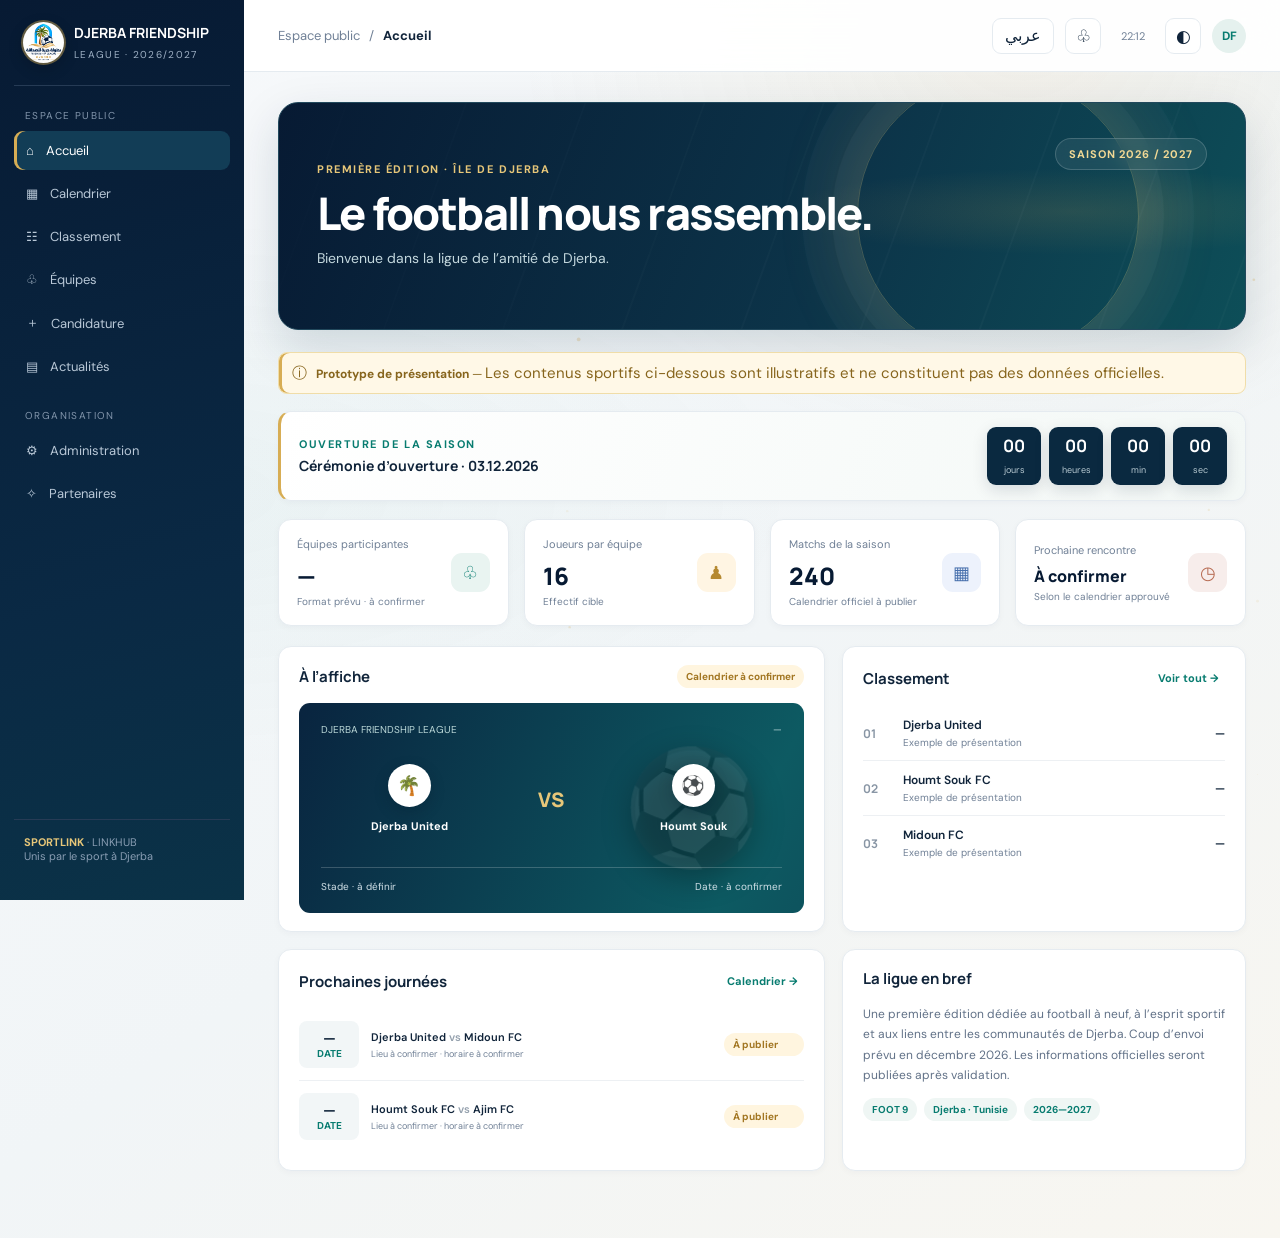
<file: prototype/index.html>
<!doctype html>
<html lang="fr">
<head>
<meta charset="utf-8"><meta name="viewport" content="width=device-width,initial-scale=1"><meta name="theme-color" content="#071a33">
<title>Djerba Friendship League | Prototype</title>
<link rel="stylesheet" href="styles.css"><link rel="stylesheet" href="motion.css">
</head><body><div class="app" id="app">
<aside class="sidebar"><div class="brand"><img src="league-logo.jpeg"><div><b>DJERBA FRIENDSHIP</b><small>LEAGUE · 2026/2027</small></div></div><div class="navlabel" data-fr="Espace public" data-ar="المساحة العامة">Espace public</div><nav class="nav" id="nav"></nav><div class="navlabel" data-fr="Organisation" data-ar="التنظيم">Organisation</div><nav class="nav" id="orgnav"></nav><div class="sidefoot"><b>SPORTLINK</b> · LINKHUB<br>Unis par le sport à Djerba</div></aside>
<main class="main"><header class="topbar"><div class="crumb"><span data-fr="Espace public" data-ar="المساحة العامة">Espace public</span> &nbsp; / &nbsp; <b id="crumb">Accueil</b></div><div class="mobilehead">DJERBA FRIENDSHIP LEAGUE</div><div class="actions"><button class="lang" id="lang">عربي</button><button class="iconbtn" title="Notifications">♧</button><div class="avatar">DF</div></div></header><div class="content">
<section class="section active" id="home"><div class="welcome"><div><div class="eyebrow" data-fr="Première édition · Île de Djerba" data-ar="النسخة الأولى · جزيرة جربة">Première édition · Île de Djerba</div><h1 data-fr="Le football nous rassemble." data-ar="كرة القدم تجمعنا.">Le football nous rassemble.</h1><p data-fr="Bienvenue dans la ligue de l’amitié de Djerba." data-ar="مرحباً بكم في بطولة جربة للصداقة.">Bienvenue dans la ligue de l’amitié de Djerba.</p></div><div class="season">SAISON 2026 / 2027</div></div><div class="demo"><span>ⓘ</span><div><b data-fr="Prototype de présentation" data-ar="نموذج تجريبي">Prototype de présentation</b> — <span data-fr="Les contenus sportifs ci-dessous sont illustratifs et ne constituent pas des données officielles." data-ar="البيانات الرياضية أدناه توضيحية وليست بيانات رسمية.">Les contenus sportifs ci-dessous sont illustratifs et ne constituent pas des données officielles.</span></div></div>
<div class="stats"><div class="stat"><div><label data-fr="Équipes participantes" data-ar="الفرق المشاركة">Équipes participantes</label><strong>16</strong><small data-fr="Format prévu · à confirmer" data-ar="الصيغة المقترحة · قيد التأكيد">Format prévu · à confirmer</small></div><div class="staticon">♧</div></div><div class="stat"><div><label data-fr="Joueurs par équipe" data-ar="لاعباً لكل فريق">Joueurs par équipe</label><strong>16</strong><small data-fr="Effectif cible" data-ar="العدد المستهدف">Effectif cible</small></div><div class="staticon">♟</div></div><div class="stat"><div><label data-fr="Matchs de la saison" data-ar="مباريات الموسم">Matchs de la saison</label><strong>240</strong><small data-fr="Calendrier officiel à publier" data-ar="سيُنشر الجدول الرسمي لاحقاً">Calendrier officiel à publier</small></div><div class="staticon">▦</div></div><div class="stat"><div><label data-fr="Prochaine rencontre" data-ar="المباراة القادمة">Prochaine rencontre</label><strong style="font-size:16px" data-fr="À confirmer" data-ar="قيد التأكيد">À confirmer</strong><small data-fr="Selon le calendrier approuvé" data-ar="حسب الجدول المعتمد">Selon le calendrier approuvé</small></div><div class="staticon">◷</div></div></div>
<div class="grid"><article class="card"><div class="cardhead"><h2 data-fr="À l’affiche" data-ar="على الموعد">À l’affiche</h2><span class="pill warn" data-fr="Calendrier à confirmer" data-ar="الجدول قيد التأكيد">Calendrier à confirmer</span></div><div class="matchhero"><div class="matchtop"><span>DJERBA FRIENDSHIP LEAGUE</span><span>—</span></div><div class="matchteams"><div class="club"><div class="crest">🌴</div><b>Djerba United</b></div><div class="versus">VS</div><div class="club"><div class="crest">⚽</div><b>Houmt Souk</b></div></div><div class="matchfoot"><span data-fr="Stade · à définir" data-ar="الملعب · سيحدد لاحقاً">Stade · à définir</span><span data-fr="Date · à confirmer" data-ar="التاريخ · قيد التأكيد">Date · à confirmer</span></div></div></article>
<article class="card"><div class="cardhead"><h2 data-fr="Classement" data-ar="الترتيب">Classement</h2><button class="linkbtn" data-goto="standings" data-fr="Voir tout →" data-ar="عرض الكل ←">Voir tout →</button></div><div class="rows"><div class="row"><span class="rank">01</span><div><div class="teamname">Djerba United</div><div class="teammeta" data-fr="Exemple de présentation" data-ar="مثال توضيحي">Exemple de présentation</div></div><span class="pts">—</span></div><div class="row"><span class="rank">02</span><div><div class="teamname">Houmt Souk FC</div><div class="teammeta" data-fr="Exemple de présentation" data-ar="مثال توضيحي">Exemple de présentation</div></div><span class="pts">—</span></div><div class="row"><span class="rank">03</span><div><div class="teamname">Midoun FC</div><div class="teammeta" data-fr="Exemple de présentation" data-ar="مثال توضيحي">Exemple de présentation</div></div><span class="pts">—</span></div></div></article></div>
<div class="grid"><article class="card"><div class="cardhead"><h2 data-fr="Prochaines journées" data-ar="الجولات القادمة">Prochaines journées</h2><button class="linkbtn" data-goto="calendar" data-fr="Calendrier →" data-ar="الجدول ←">Calendrier →</button></div><div class="fixture"><div class="datebox"><b>—</b><span>DATE</span></div><div><div class="versusline">Djerba United <span style="color:#94a0ad">vs</span> Midoun FC</div><div class="venue" data-fr="Lieu à confirmer · horaire à confirmer" data-ar="المكان والتوقيت قيد التأكيد">Lieu à confirmer · horaire à confirmer</div></div><span class="pill warn" data-fr="À publier" data-ar="للنشر">À publier</span></div><div class="fixture"><div class="datebox"><b>—</b><span>DATE</span></div><div><div class="versusline">Houmt Souk FC <span style="color:#94a0ad">vs</span> Ajim FC</div><div class="venue" data-fr="Lieu à confirmer · horaire à confirmer" data-ar="المكان والتوقيت قيد التأكيد">Lieu à confirmer · horaire à confirmer</div></div><span class="pill warn" data-fr="À publier" data-ar="للنشر">À publier</span></div></article>
<article class="card"><div class="cardhead"><h2 data-fr="La ligue en bref" data-ar="نبذة عن البطولة">La ligue en bref</h2></div><p style="font-size:12px;line-height:1.7;color:#617187" data-fr="Une première édition dédiée au football à neuf, à l’esprit sportif et aux liens entre les communautés de Djerba. Coup d’envoi prévu en décembre 2026. Les informations officielles seront publiées après validation." data-ar="نسخة أولى مخصصة لكرة القدم بتسعة لاعبين، للروح الرياضية وتعزيز الروابط بين مجتمعات جربة. من المقرر انطلاقها في ديسمبر 2026. ستُنشر المعلومات الرسمية بعد اعتمادها.">Une première édition dédiée au football à neuf, à l’esprit sportif et aux liens entre les communautés de Djerba. Coup d’envoi prévu en décembre 2026. Les informations officielles seront publiées après validation.</p><div style="display:flex;gap:7px;flex-wrap:wrap"><span class="pill">FOOT 9</span><span class="pill">Djerba · Tunisie</span><span class="pill">2026—2027</span></div></article></div></section>
</div><nav class="bottomnav" id="bottom"></nav></main></div>
<script src="app.js"></script></body></html>
</file>
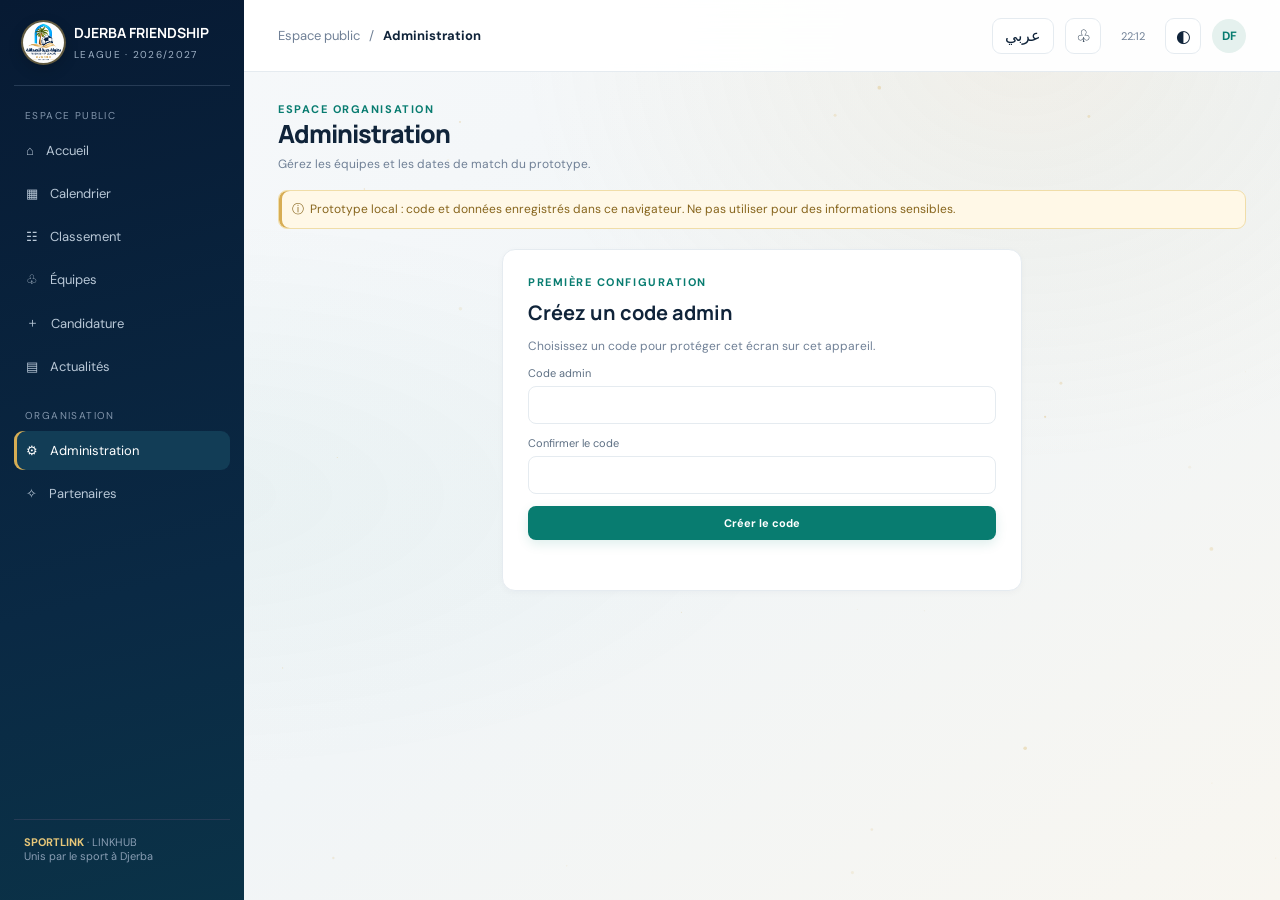
<file: prototype/admin.html>
<!doctype html>
<html lang="fr">
<head>
<meta charset="utf-8"><meta name="viewport" content="width=device-width,initial-scale=1"><meta name="theme-color" content="#071a33">
<title>Djerba Friendship League | Prototype</title>
<link rel="stylesheet" href="styles.css"><link rel="stylesheet" href="motion.css">
</head><body><div class="app" id="app">
<aside class="sidebar"><div class="brand"><img src="league-logo.jpeg"><div><b>DJERBA FRIENDSHIP</b><small>LEAGUE · 2026/2027</small></div></div><div class="navlabel" data-fr="Espace public" data-ar="المساحة العامة">Espace public</div><nav class="nav" id="nav"></nav><div class="navlabel" data-fr="Organisation" data-ar="التنظيم">Organisation</div><nav class="nav" id="orgnav"></nav><div class="sidefoot"><b>SPORTLINK</b> · LINKHUB<br>Unis par le sport à Djerba</div></aside>
<main class="main"><header class="topbar"><div class="crumb"><span data-fr="Espace public" data-ar="المساحة العامة">Espace public</span> &nbsp; / &nbsp; <b id="crumb">Accueil</b></div><div class="mobilehead">DJERBA FRIENDSHIP LEAGUE</div><div class="actions"><button class="lang" id="lang">عربي</button><button class="iconbtn" title="Notifications">♧</button><div class="avatar">DF</div></div></header><div class="content">
<section class="section active" id="admin"><div class="page-title"><div class="eyebrow" data-fr="Espace organisation" data-ar="مساحة التنظيم">Espace organisation</div><h1 data-fr="Administration" data-ar="الإدارة">Administration</h1><p data-fr="Aperçu de l’organisation du tournoi. Accès restreint dans la plateforme réelle." data-ar="نظرة عامة على تنظيم البطولة. الوصول مقيد في المنصة الفعلية.">Aperçu de l’organisation du tournoi. Accès restreint dans la plateforme réelle.</p></div><div class="demo">ⓘ &nbsp;<span data-fr="Zone d’interface seulement — aucune connexion, permission ou mutation de données n’est active." data-ar="واجهة تجريبية فقط — لا يوجد تسجيل دخول أو صلاحيات أو تعديل للبيانات.">Zone d’interface seulement — aucune connexion, permission ou mutation de données n’est active.</span></div><div class="stats"><div class="stat"><div><label data-fr="Candidatures" data-ar="الطلبات">Candidatures</label><strong>—</strong><small data-fr="Connecter le registre" data-ar="ربط السجل">Connecter le registre</small></div><div class="staticon">▣</div></div><div class="stat"><div><label data-fr="Résultats à valider" data-ar="نتائج للاعتماد">Résultats à valider</label><strong>—</strong><small data-fr="Approbation officielle" data-ar="الاعتماد الرسمي">Approbation officielle</small></div><div class="staticon">✓</div></div><div class="stat"><div><label data-fr="Paiements" data-ar="المدفوعات">Paiements</label><strong>—</strong><small data-fr="Registre sécurisé requis" data-ar="سجل آمن مطلوب">Registre sécurisé requis</small></div><div class="staticon">◈</div></div><div class="stat"><div><label data-fr="Rapports" data-ar="التقارير">Rapports</label><strong>—</strong><small data-fr="Accès selon rôle" data-ar="الوصول حسب الدور">Accès selon rôle</small></div><div class="staticon">▤</div></div></div><div class="grid"><div class="card"><div class="cardhead"><h2 data-fr="Modules prévus" data-ar="الوحدات المخطط لها">Modules prévus</h2></div><div class="rows"><div class="row"><span class="rank">01</span><div class="teamname" data-fr="Inscriptions & pièces" data-ar="التسجيلات والوثائق">Inscriptions & pièces</div><span class="pill warn" data-fr="À connecter" data-ar="بانتظار الربط">À connecter</span></div><div class="row"><span class="rank">02</span><div class="teamname" data-fr="Calendrier & feuilles de match" data-ar="الجدول وأوراق المباريات">Calendrier & feuilles de match</div><span class="pill warn" data-fr="À connecter" data-ar="بانتظار الربط">À connecter</span></div><div class="row"><span class="rank">03</span><div class="teamname" data-fr="Finance & obligations" data-ar="المالية والالتزامات">Finance & obligations</div><span class="pill warn" data-fr="À connecter" data-ar="بانتظار الربط">À connecter</span></div></div></div><div class="card"><div class="cardhead"><h2 data-fr="Accès par rôle" data-ar="الوصول حسب الدور">Accès par rôle</h2></div><p style="font-size:12px;color:#708096;line-height:1.7" data-fr="Directeur · Administrateur · Organisation · Arbitre · Sécurité · Médical · Capitaine. Les permissions devront être contrôlées côté serveur et base de données." data-ar="المدير · الإدارة · التنظيم · الحكم · الأمن · الطاقم الطبي · قائد الفريق. يجب التحقق من الصلاحيات عبر الخادم وقاعدة البيانات.">Directeur · Administrateur · Organisation · Arbitre · Sécurité · Médical · Capitaine. Les permissions devront être contrôlées côté serveur et base de données.</p></div></div></section>
</div><nav class="bottomnav" id="bottom"></nav></main></div>
<script src="app.js"></script></body></html>
</file>
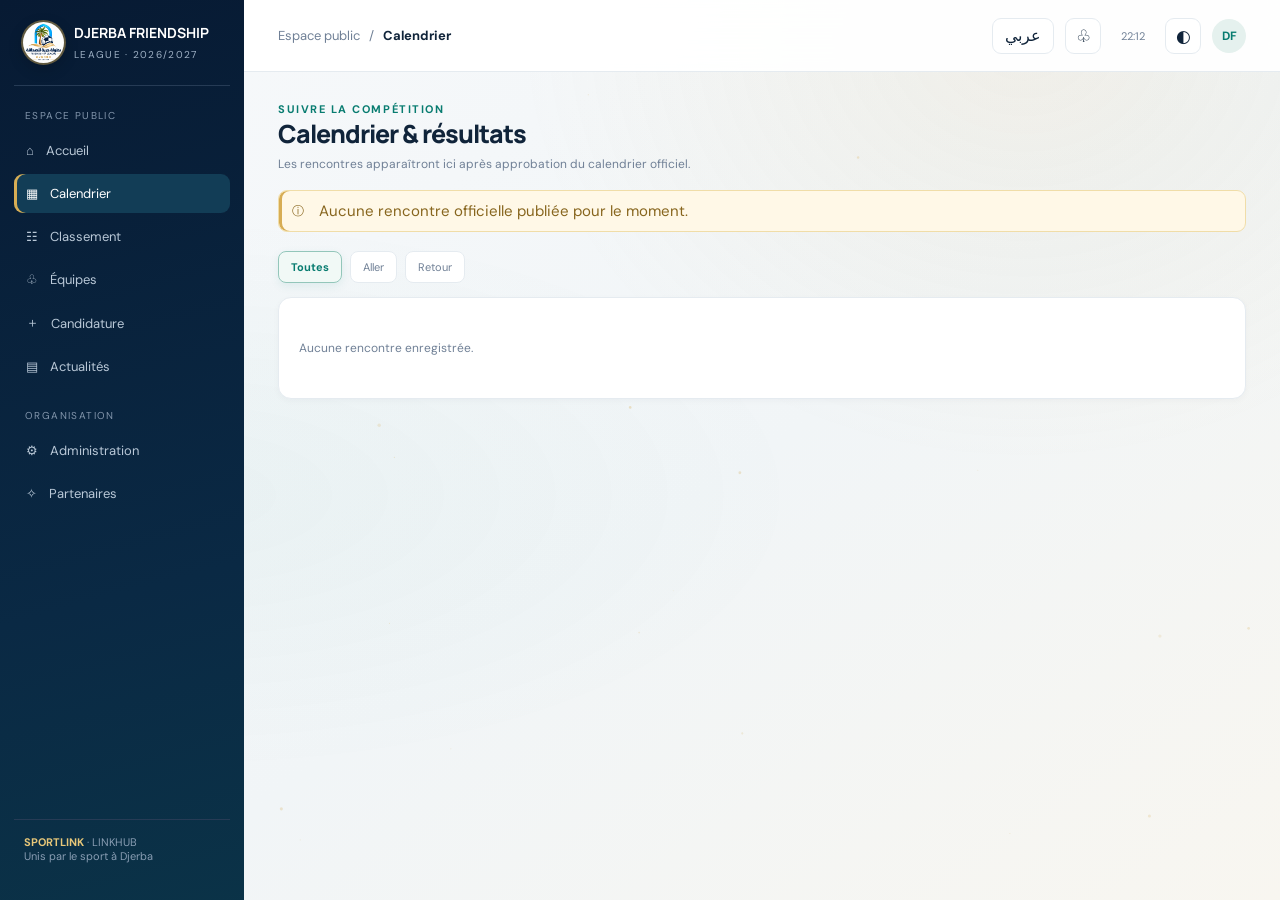
<file: prototype/calendar.html>
<!doctype html>
<html lang="fr">
<head>
<meta charset="utf-8"><meta name="viewport" content="width=device-width,initial-scale=1"><meta name="theme-color" content="#071a33">
<title>Djerba Friendship League | Prototype</title>
<link rel="stylesheet" href="styles.css"><link rel="stylesheet" href="motion.css">
</head><body><div class="app" id="app">
<aside class="sidebar"><div class="brand"><img src="league-logo.jpeg"><div><b>DJERBA FRIENDSHIP</b><small>LEAGUE · 2026/2027</small></div></div><div class="navlabel" data-fr="Espace public" data-ar="المساحة العامة">Espace public</div><nav class="nav" id="nav"></nav><div class="navlabel" data-fr="Organisation" data-ar="التنظيم">Organisation</div><nav class="nav" id="orgnav"></nav><div class="sidefoot"><b>SPORTLINK</b> · LINKHUB<br>Unis par le sport à Djerba</div></aside>
<main class="main"><header class="topbar"><div class="crumb"><span data-fr="Espace public" data-ar="المساحة العامة">Espace public</span> &nbsp; / &nbsp; <b id="crumb">Accueil</b></div><div class="mobilehead">DJERBA FRIENDSHIP LEAGUE</div><div class="actions"><button class="lang" id="lang">عربي</button><button class="iconbtn" title="Notifications">♧</button><div class="avatar">DF</div></div></header><div class="content">
<section class="section active" id="calendar"><div class="page-title"><div class="eyebrow" data-fr="Suivre la compétition" data-ar="تابع المنافسة">Suivre la compétition</div><h1 data-fr="Calendrier & résultats" data-ar="الجدول والنتائج">Calendrier & résultats</h1><p data-fr="Les rencontres apparaîtront ici après approbation du calendrier officiel." data-ar="ستظهر المباريات هنا بعد اعتماد الجدول الرسمي.">Les rencontres apparaîtront ici après approbation du calendrier officiel.</p></div><div class="demo">ⓘ &nbsp;<span data-fr="Aucune rencontre officielle publiée pour le moment." data-ar="لم يتم نشر أي مباراة رسمية حتى الآن.">Aucune rencontre officielle publiée pour le moment.</span></div><div class="tabs"><button class="tab active" data-tab="all" data-fr="Toutes" data-ar="الكل">Toutes</button><button class="tab" data-tab="first" data-fr="Aller" data-ar="ذهاب">Aller</button><button class="tab" data-tab="return" data-fr="Retour" data-ar="إياب">Retour</button></div><div class="card"><div class="fixture"><div class="datebox"><b>—</b>DATE</div><div><div class="versusline">Djerba United <span style="color:#94a0ad">vs</span> Midoun FC</div><div class="venue" data-fr="Journée à déterminer · Stade à confirmer" data-ar="الجولة والملعب قيد التحديد">Journée à déterminer · Stade à confirmer</div></div><span class="pill warn" data-fr="Non publié" data-ar="غير منشور">Non publié</span></div></div></section>
</div><nav class="bottomnav" id="bottom"></nav></main></div>
<script src="app.js"></script></body></html>
</file>
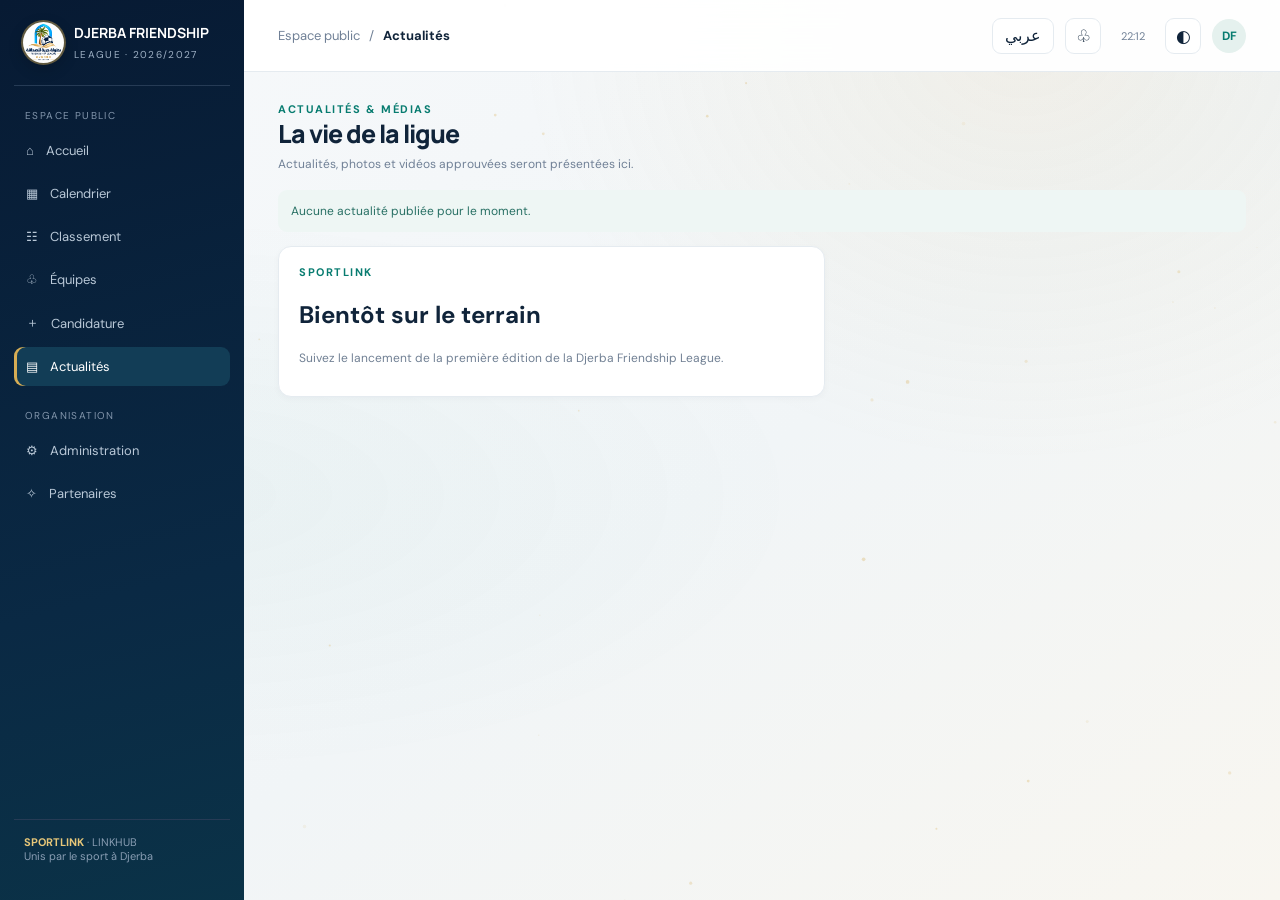
<file: prototype/media.html>
<!doctype html>
<html lang="fr">
<head>
<meta charset="utf-8"><meta name="viewport" content="width=device-width,initial-scale=1"><meta name="theme-color" content="#071a33">
<title>Djerba Friendship League | Prototype</title>
<link rel="stylesheet" href="styles.css"><link rel="stylesheet" href="motion.css">
</head><body><div class="app" id="app">
<aside class="sidebar"><div class="brand"><img src="league-logo.jpeg"><div><b>DJERBA FRIENDSHIP</b><small>LEAGUE · 2026/2027</small></div></div><div class="navlabel" data-fr="Espace public" data-ar="المساحة العامة">Espace public</div><nav class="nav" id="nav"></nav><div class="navlabel" data-fr="Organisation" data-ar="التنظيم">Organisation</div><nav class="nav" id="orgnav"></nav><div class="sidefoot"><b>SPORTLINK</b> · LINKHUB<br>Unis par le sport à Djerba</div></aside>
<main class="main"><header class="topbar"><div class="crumb"><span data-fr="Espace public" data-ar="المساحة العامة">Espace public</span> &nbsp; / &nbsp; <b id="crumb">Accueil</b></div><div class="mobilehead">DJERBA FRIENDSHIP LEAGUE</div><div class="actions"><button class="lang" id="lang">عربي</button><button class="iconbtn" title="Notifications">♧</button><div class="avatar">DF</div></div></header><div class="content">
<section class="section active" id="media"><div class="page-title"><div class="eyebrow" data-fr="Actualités & médias" data-ar="الأخبار والإعلام">Actualités & médias</div><h1 data-fr="La vie de la ligue" data-ar="أخبار البطولة">La vie de la ligue</h1><p data-fr="Actualités, photos et vidéos approuvées seront présentées ici." data-ar="ستعرض هنا الأخبار والصور ومقاطع الفيديو المعتمدة.">Actualités, photos et vidéos approuvées seront présentées ici.</p></div><div class="notice" data-fr="Aucune actualité publiée pour le moment." data-ar="لا توجد أخبار منشورة حالياً.">Aucune actualité publiée pour le moment.</div><div class="grid"><div class="card"><div class="eyebrow">SPORTLINK</div><h2 data-fr="Bientôt sur le terrain" data-ar="قريباً في الميدان">Bientôt sur le terrain</h2><p style="font-size:12px;color:#718094" data-fr="Suivez le lancement de la première édition de la Djerba Friendship League." data-ar="تابعوا انطلاق النسخة الأولى من بطولة جربة للصداقة.">Suivez le lancement de la première édition de la Djerba Friendship League.</p></div></div></section>
</div><nav class="bottomnav" id="bottom"></nav></main></div>
<script src="app.js"></script></body></html>
</file>
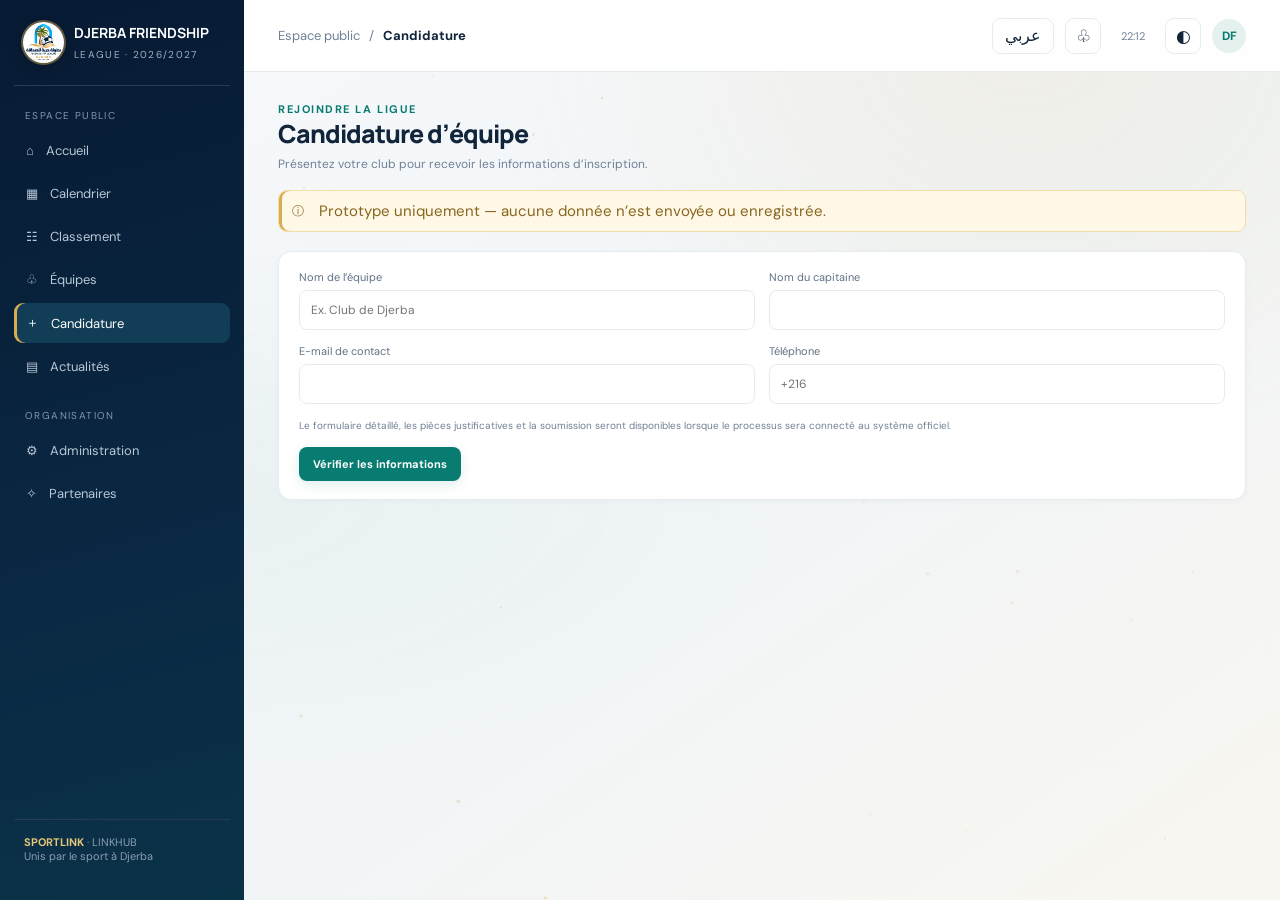
<file: prototype/registration.html>
<!doctype html>
<html lang="fr">
<head>
<meta charset="utf-8"><meta name="viewport" content="width=device-width,initial-scale=1"><meta name="theme-color" content="#071a33">
<title>Djerba Friendship League | Prototype</title>
<link rel="stylesheet" href="styles.css"><link rel="stylesheet" href="motion.css">
</head><body><div class="app" id="app">
<aside class="sidebar"><div class="brand"><img src="league-logo.jpeg"><div><b>DJERBA FRIENDSHIP</b><small>LEAGUE · 2026/2027</small></div></div><div class="navlabel" data-fr="Espace public" data-ar="المساحة العامة">Espace public</div><nav class="nav" id="nav"></nav><div class="navlabel" data-fr="Organisation" data-ar="التنظيم">Organisation</div><nav class="nav" id="orgnav"></nav><div class="sidefoot"><b>SPORTLINK</b> · LINKHUB<br>Unis par le sport à Djerba</div></aside>
<main class="main"><header class="topbar"><div class="crumb"><span data-fr="Espace public" data-ar="المساحة العامة">Espace public</span> &nbsp; / &nbsp; <b id="crumb">Accueil</b></div><div class="mobilehead">DJERBA FRIENDSHIP LEAGUE</div><div class="actions"><button class="lang" id="lang">عربي</button><button class="iconbtn" title="Notifications">♧</button><div class="avatar">DF</div></div></header><div class="content">
<section class="section active" id="registration"><div class="page-title"><div class="eyebrow" data-fr="Rejoindre la ligue" data-ar="انضم إلى البطولة">Rejoindre la ligue</div><h1 data-fr="Candidature d’équipe" data-ar="طلب تسجيل فريق">Candidature d’équipe</h1><p data-fr="Présentez votre club pour recevoir les informations d’inscription." data-ar="قدموا فريقكم للحصول على معلومات التسجيل.">Présentez votre club pour recevoir les informations d’inscription.</p></div><div class="demo">ⓘ &nbsp;<span data-fr="Prototype uniquement — aucune donnée n’est envoyée ou enregistrée." data-ar="نموذج تجريبي فقط — لن يتم إرسال أو حفظ أي بيانات.">Prototype uniquement — aucune donnée n’est envoyée ou enregistrée.</span></div><div class="card"><div class="formgrid"><div class="field"><label data-fr="Nom de l’équipe" data-ar="اسم الفريق">Nom de l’équipe</label><input placeholder="Ex. Club de Djerba"></div><div class="field"><label data-fr="Nom du capitaine" data-ar="اسم القائد">Nom du capitaine</label><input placeholder=""></div><div class="field"><label data-fr="E-mail de contact" data-ar="البريد الإلكتروني للتواصل">E-mail de contact</label><input type="email"></div><div class="field"><label data-fr="Téléphone" data-ar="الهاتف">Téléphone</label><input type="tel" placeholder="+216"></div></div><p style="font-size:10px;color:#718094;margin:15px 0" data-fr="Le formulaire détaillé, les pièces justificatives et la soumission seront disponibles lorsque le processus sera connecté au système officiel." data-ar="سيكون النموذج التفصيلي والمستندات والإرسال متاحاً عند ربط العملية بالنظام الرسمي.">Le formulaire détaillé, les pièces justificatives et la soumission seront disponibles lorsque le processus sera connecté au système officiel.</p><button class="primary" id="apply" data-fr="Vérifier les informations" data-ar="تحقق من المعلومات">Vérifier les informations</button></div></section>
</div><nav class="bottomnav" id="bottom"></nav></main></div>
<script src="app.js"></script></body></html>
</file>
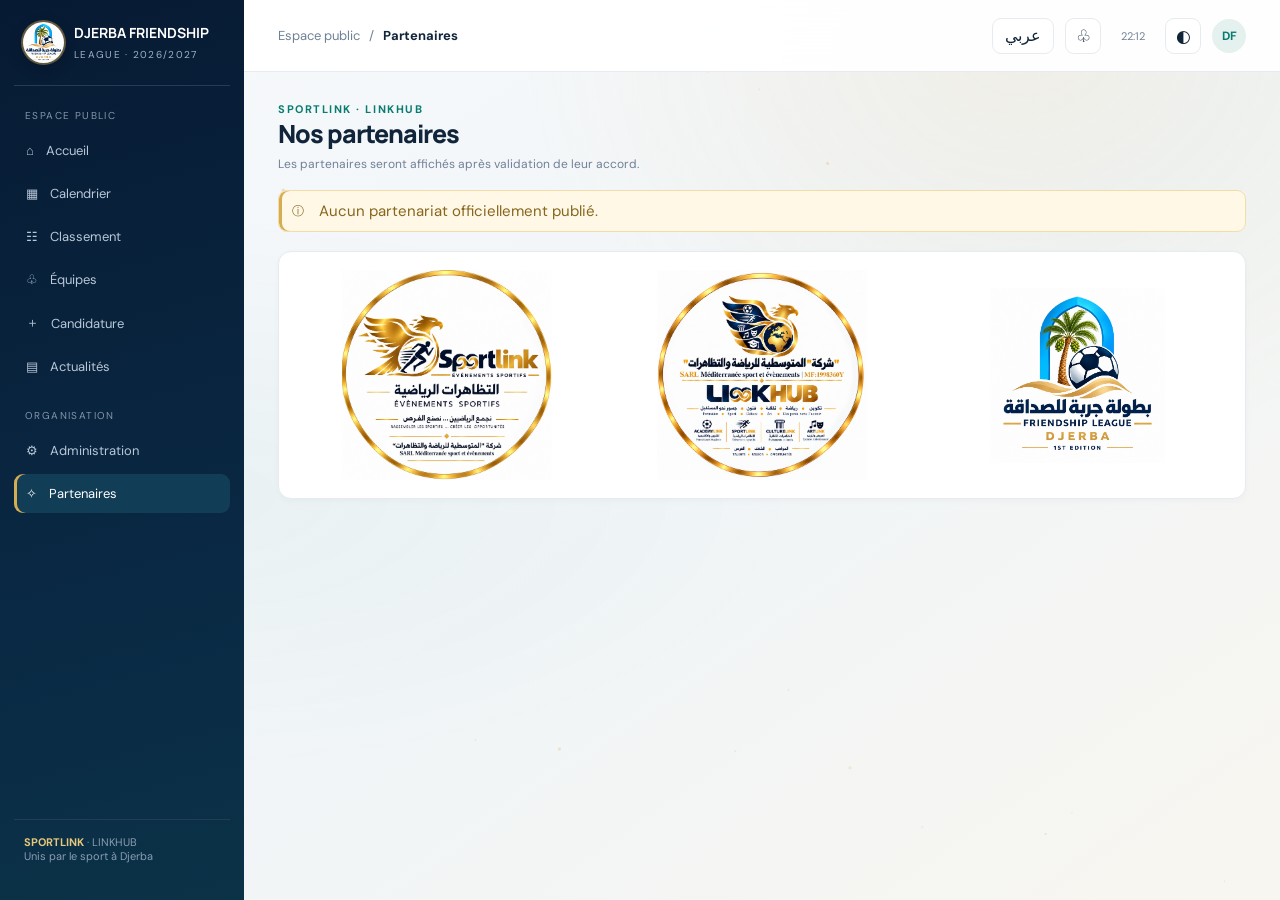
<file: prototype/sponsors.html>
<!doctype html>
<html lang="fr">
<head>
<meta charset="utf-8"><meta name="viewport" content="width=device-width,initial-scale=1"><meta name="theme-color" content="#071a33">
<title>Djerba Friendship League | Prototype</title>
<link rel="stylesheet" href="styles.css"><link rel="stylesheet" href="motion.css">
</head><body><div class="app" id="app">
<aside class="sidebar"><div class="brand"><img src="league-logo.jpeg"><div><b>DJERBA FRIENDSHIP</b><small>LEAGUE · 2026/2027</small></div></div><div class="navlabel" data-fr="Espace public" data-ar="المساحة العامة">Espace public</div><nav class="nav" id="nav"></nav><div class="navlabel" data-fr="Organisation" data-ar="التنظيم">Organisation</div><nav class="nav" id="orgnav"></nav><div class="sidefoot"><b>SPORTLINK</b> · LINKHUB<br>Unis par le sport à Djerba</div></aside>
<main class="main"><header class="topbar"><div class="crumb"><span data-fr="Espace public" data-ar="المساحة العامة">Espace public</span> &nbsp; / &nbsp; <b id="crumb">Accueil</b></div><div class="mobilehead">DJERBA FRIENDSHIP LEAGUE</div><div class="actions"><button class="lang" id="lang">عربي</button><button class="iconbtn" title="Notifications">♧</button><div class="avatar">DF</div></div></header><div class="content">
<section class="section active" id="sponsors"><div class="page-title"><div class="eyebrow">SPORTLINK · LINKHUB</div><h1 data-fr="Nos partenaires" data-ar="شركاؤنا">Nos partenaires</h1><p data-fr="Les partenaires seront affichés après validation de leur accord." data-ar="سيتم عرض الشركاء بعد اعتماد الاتفاقيات.">Les partenaires seront affichés après validation de leur accord.</p></div><div class="demo">ⓘ &nbsp;<span data-fr="Aucun partenariat officiellement publié." data-ar="لم يتم نشر أي شراكة رسمية.">Aucun partenariat officiellement publié.</span></div><div class="card" style="display:grid;grid-template-columns:repeat(3,1fr);gap:20px;align-items:center"><img style="width:100%;max-width:210px;margin:auto" src="sportlink-logo.jpeg"><img style="width:100%;max-width:210px;margin:auto" src="linkhub-logo.jpeg"><img style="width:100%;max-width:175px;margin:auto" src="league-logo.jpeg"></div></section>
</div><nav class="bottomnav" id="bottom"></nav></main></div>
<script src="app.js"></script></body></html>
</file>
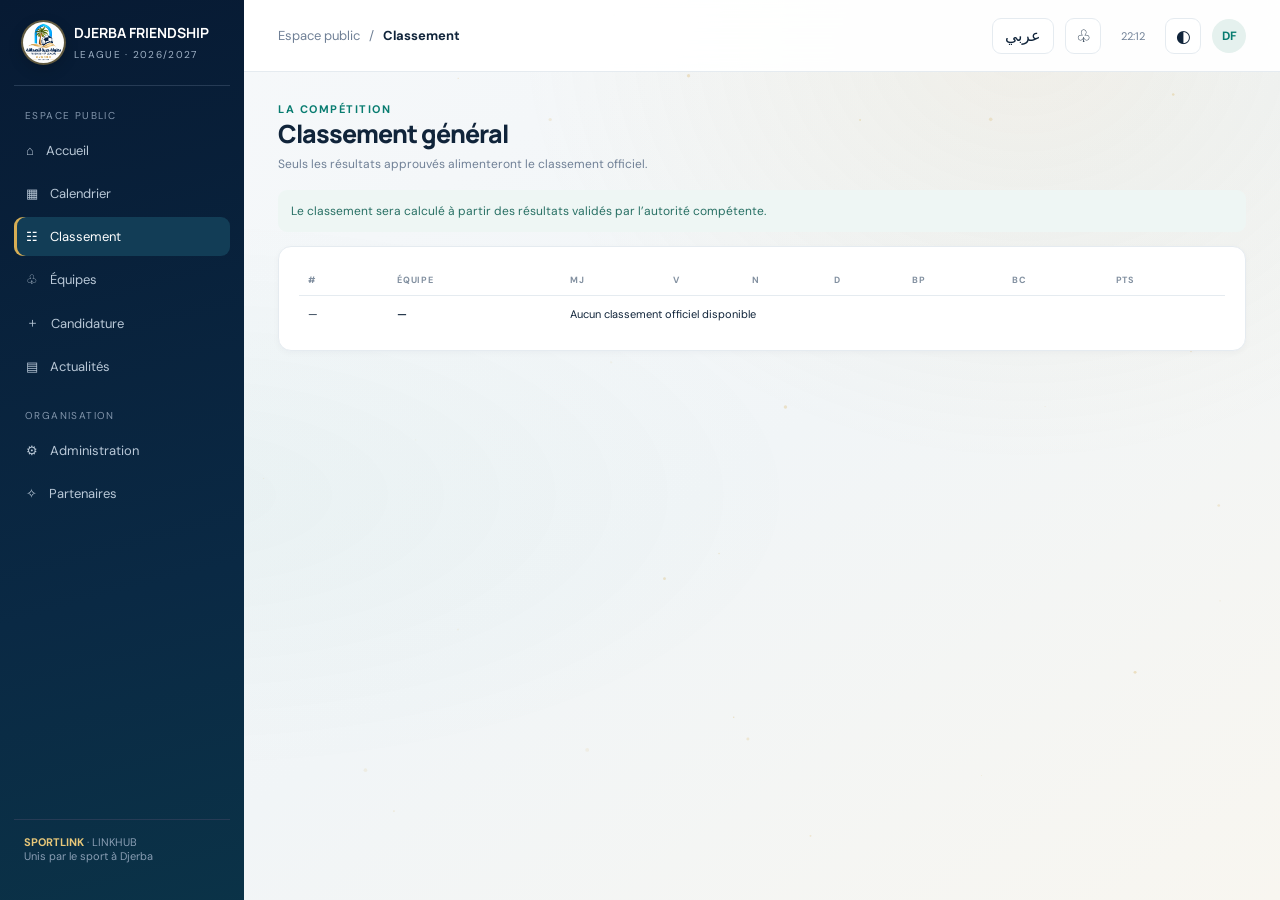
<file: prototype/standings.html>
<!doctype html>
<html lang="fr">
<head>
<meta charset="utf-8"><meta name="viewport" content="width=device-width,initial-scale=1"><meta name="theme-color" content="#071a33">
<title>Djerba Friendship League | Prototype</title>
<link rel="stylesheet" href="styles.css"><link rel="stylesheet" href="motion.css">
</head><body><div class="app" id="app">
<aside class="sidebar"><div class="brand"><img src="league-logo.jpeg"><div><b>DJERBA FRIENDSHIP</b><small>LEAGUE · 2026/2027</small></div></div><div class="navlabel" data-fr="Espace public" data-ar="المساحة العامة">Espace public</div><nav class="nav" id="nav"></nav><div class="navlabel" data-fr="Organisation" data-ar="التنظيم">Organisation</div><nav class="nav" id="orgnav"></nav><div class="sidefoot"><b>SPORTLINK</b> · LINKHUB<br>Unis par le sport à Djerba</div></aside>
<main class="main"><header class="topbar"><div class="crumb"><span data-fr="Espace public" data-ar="المساحة العامة">Espace public</span> &nbsp; / &nbsp; <b id="crumb">Accueil</b></div><div class="mobilehead">DJERBA FRIENDSHIP LEAGUE</div><div class="actions"><button class="lang" id="lang">عربي</button><button class="iconbtn" title="Notifications">♧</button><div class="avatar">DF</div></div></header><div class="content">
<section class="section active" id="standings"><div class="page-title"><div class="eyebrow" data-fr="La compétition" data-ar="المنافسة">La compétition</div><h1 data-fr="Classement général" data-ar="الترتيب العام">Classement général</h1><p data-fr="Seuls les résultats approuvés alimenteront le classement officiel." data-ar="النتائج المعتمدة فقط ستحدد الترتيب الرسمي.">Seuls les résultats approuvés alimenteront le classement officiel.</p></div><div class="notice" data-fr="Le classement sera calculé à partir des résultats validés par l’autorité compétente." data-ar="سيتم احتساب الترتيب بناءً على النتائج التي تعتمدها الجهة المختصة.">Le classement sera calculé à partir des résultats validés par l’autorité compétente.</div><div class="card tablewrap"><table class="table"><thead><tr><th>#</th><th data-fr="Équipe" data-ar="الفريق">Équipe</th><th>MJ</th><th>V</th><th>N</th><th>D</th><th>BP</th><th>BC</th><th>Pts</th></tr></thead><tbody><tr><td>—</td><td class="teamcell">—</td><td colspan="7" data-fr="Aucun classement officiel disponible" data-ar="لا يوجد ترتيب رسمي متاح">Aucun classement officiel disponible</td></tr></tbody></table></div></section>
</div><nav class="bottomnav" id="bottom"></nav></main></div>
<script src="app.js"></script></body></html>
</file>
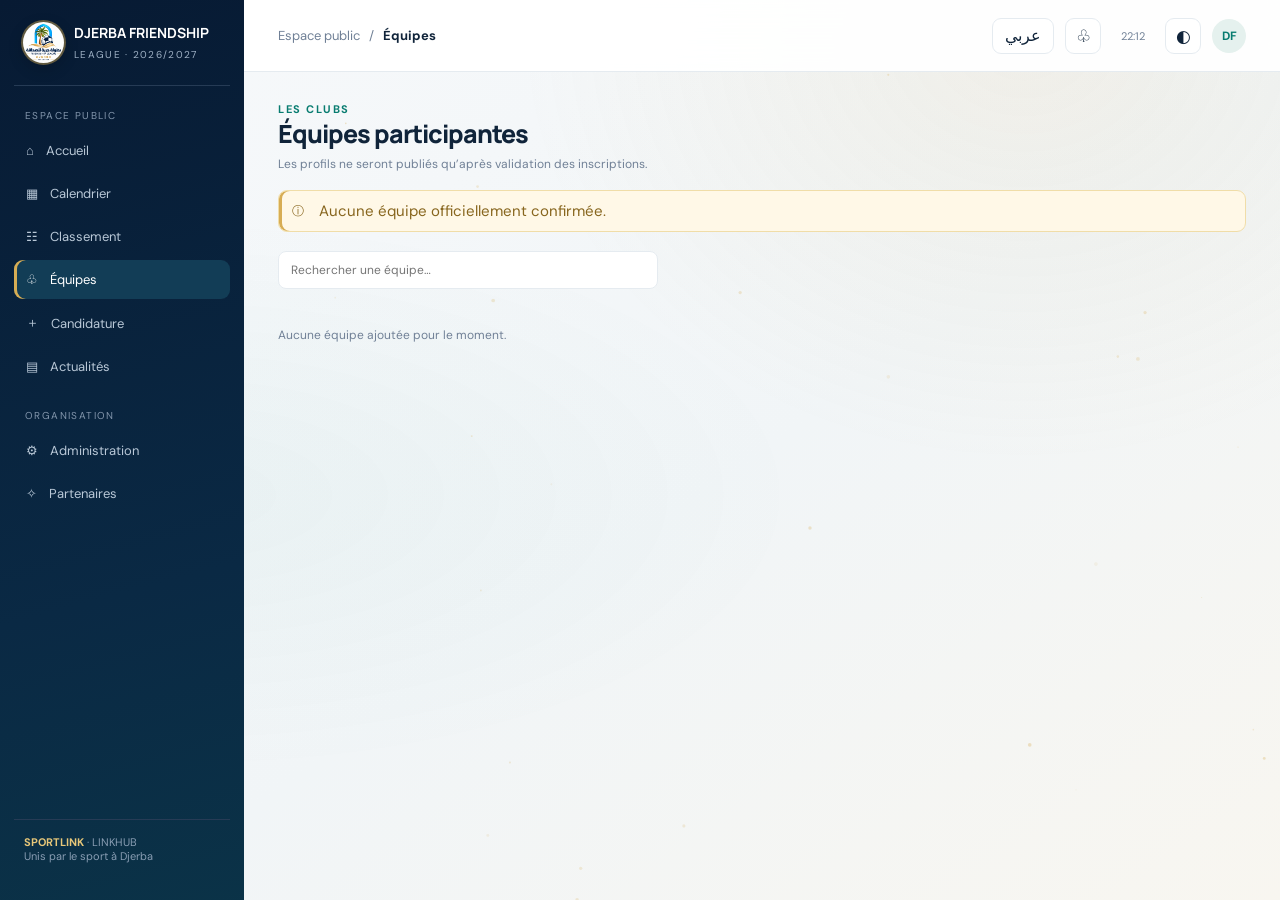
<file: prototype/teams.html>
<!doctype html>
<html lang="fr">
<head>
<meta charset="utf-8"><meta name="viewport" content="width=device-width,initial-scale=1"><meta name="theme-color" content="#071a33">
<title>Djerba Friendship League | Prototype</title>
<link rel="stylesheet" href="styles.css"><link rel="stylesheet" href="motion.css">
</head><body><div class="app" id="app">
<aside class="sidebar"><div class="brand"><img src="league-logo.jpeg"><div><b>DJERBA FRIENDSHIP</b><small>LEAGUE · 2026/2027</small></div></div><div class="navlabel" data-fr="Espace public" data-ar="المساحة العامة">Espace public</div><nav class="nav" id="nav"></nav><div class="navlabel" data-fr="Organisation" data-ar="التنظيم">Organisation</div><nav class="nav" id="orgnav"></nav><div class="sidefoot"><b>SPORTLINK</b> · LINKHUB<br>Unis par le sport à Djerba</div></aside>
<main class="main"><header class="topbar"><div class="crumb"><span data-fr="Espace public" data-ar="المساحة العامة">Espace public</span> &nbsp; / &nbsp; <b id="crumb">Accueil</b></div><div class="mobilehead">DJERBA FRIENDSHIP LEAGUE</div><div class="actions"><button class="lang" id="lang">عربي</button><button class="iconbtn" title="Notifications">♧</button><div class="avatar">DF</div></div></header><div class="content">
<section class="section active" id="teams"><div class="page-title"><div class="eyebrow" data-fr="Les clubs" data-ar="الأندية">Les clubs</div><h1 data-fr="Équipes participantes" data-ar="الفرق المشاركة">Équipes participantes</h1><p data-fr="Les profils ne seront publiés qu’après validation des inscriptions." data-ar="لن تنشر الملفات إلا بعد اعتماد التسجيلات.">Les profils ne seront publiés qu’après validation des inscriptions.</p></div><div class="demo">ⓘ &nbsp;<span data-fr="Aucune équipe officiellement confirmée." data-ar="لم يتم تأكيد أي فريق رسمياً.">Aucune équipe officiellement confirmée.</span></div><div class="teamgrid"><div class="card teamcard"><div class="crest">🌴</div><h3>Djerba United</h3><p data-fr="Nom d’exemple" data-ar="اسم توضيحي">Nom d’exemple</p><span class="pill warn" data-fr="En attente" data-ar="قيد الانتظار">En attente</span></div><div class="card teamcard"><div class="crest">⚽</div><h3>Houmt Souk FC</h3><p data-fr="Nom d’exemple" data-ar="اسم توضيحي">Nom d’exemple</p><span class="pill warn" data-fr="En attente" data-ar="قيد الانتظار">En attente</span></div><div class="card teamcard"><div class="crest">☀</div><h3>Midoun FC</h3><p data-fr="Nom d’exemple" data-ar="اسم توضيحي">Nom d’exemple</p><span class="pill warn" data-fr="En attente" data-ar="قيد الانتظار">En attente</span></div><div class="card teamcard"><div class="crest">✦</div><h3>Ajim FC</h3><p data-fr="Nom d’exemple" data-ar="اسم توضيحي">Nom d’exemple</p><span class="pill warn" data-fr="En attente" data-ar="قيد الانتظار">En attente</span></div></div></section>
</div><nav class="bottomnav" id="bottom"></nav></main></div>
<script src="app.js"></script></body></html>
</file>
<file: prototype/styles.css>
@import url('https://fonts.googleapis.com/css2?family=DM+Sans:wght@400;500;600;700&family=Manrope:wght@400;500;600;700;800&display=swap');
:root{--navy:#071a33;--navy2:#102b4d;--gold:#d7ad54;--teal:#087c70;--ink:#10243a;--muted:#708096;--line:#e5ebf0;--paper:#f4f7f9;--white:#fff;--green:#13836f;--red:#d65555}*{box-sizing:border-box}body{margin:0;background:var(--paper);font-family:'DM Sans',sans-serif;color:var(--ink)}button{font:inherit;cursor:pointer}.app{min-height:100vh}.sidebar{position:fixed;inset:0 auto 0 0;width:244px;background:var(--navy);color:#dbe7f4;padding:22px 14px;display:flex;flex-direction:column;z-index:5}.brand{display:flex;align-items:center;gap:10px;padding:0 9px 22px;border-bottom:1px solid #263b55}.brand img{width:41px;height:41px;border-radius:50%;object-fit:cover;background:white}.brand b{font:700 14px Manrope;display:block;color:white}.brand small{color:#9fb1c5;font-size:10px;letter-spacing:.13em}.navlabel{font-size:10px;color:#8396ac;text-transform:uppercase;letter-spacing:.14em;padding:23px 11px 9px}.nav{display:grid;gap:4px}.nav button{background:transparent;border:0;color:#b9c8d7;text-align:left;padding:11px 12px;border-radius:9px;font-size:13px;display:flex;align-items:center;gap:12px}.nav button .ico{width:19px;font-size:16px;text-align:center}.nav button.active,.nav button:hover{background:#123d56;color:white}.nav button.active{box-shadow:inset 3px 0 var(--gold)}.sidefoot{margin-top:auto;font-size:11px;color:#899db3;padding:15px 10px;border-top:1px solid #263b55}.sidefoot b{color:#e7c779}.main{margin-left:244px;min-height:100vh}.topbar{height:72px;background:#fff;border-bottom:1px solid var(--line);display:flex;align-items:center;justify-content:space-between;padding:0 34px;position:sticky;top:0;z-index:4}.crumb{color:var(--muted);font-size:13px}.crumb b{color:var(--ink)}.actions{display:flex;align-items:center;gap:11px}.lang,.iconbtn{height:36px;border:1px solid var(--line);background:white;border-radius:9px;padding:0 12px;color:var(--ink)}.iconbtn{width:36px;padding:0;font-size:17px}.avatar{width:34px;height:34px;border-radius:50%;background:#e5f1ee;color:var(--teal);display:grid;place-items:center;font-weight:700;font-size:12px}.content{padding:30px 34px 50px;max-width:1500px;margin:auto}.welcome{display:flex;justify-content:space-between;align-items:flex-start;margin-bottom:22px}.eyebrow{color:var(--teal);font-size:11px;text-transform:uppercase;letter-spacing:.14em;font-weight:700}.welcome h1{font:800 27px Manrope;margin:7px 0 5px;letter-spacing:-.04em}.welcome p{color:var(--muted);font-size:13px;margin:0}.season{border:1px solid #e8d9b8;background:#fffaf0;color:#8e6a1e;border-radius:20px;padding:8px 13px;font-size:11px;font-weight:700}.demo{border:1px solid #f0dda8;background:#fff8e7;color:#87651d;border-radius:9px;padding:10px 13px;font-size:12px;margin-bottom:19px;display:flex;gap:9px;align-items:center}.demo span{font-size:15px}.stats{display:grid;grid-template-columns:repeat(4,1fr);gap:15px;margin-bottom:20px}.stat,.card{background:white;border:1px solid var(--line);border-radius:13px;box-shadow:0 2px 7px #10243a08}.stat{padding:17px 18px;display:flex;justify-content:space-between;align-items:center}.stat label{display:block;font-size:11px;color:var(--muted);margin-bottom:8px}.stat strong{font:800 24px Manrope;color:var(--navy)}.stat small{display:block;color:var(--muted);font-size:10px;margin-top:3px}.staticon{width:39px;height:39px;border-radius:11px;display:grid;place-items:center;background:#e9f4f1;color:var(--teal);font-size:18px}.stat:nth-child(2) .staticon{background:#fff5e3;color:#b58930}.stat:nth-child(3) .staticon{background:#edf2fc;color:#466fac}.stat:nth-child(4) .staticon{background:#f7edeb;color:#b76b52}.grid{display:grid;grid-template-columns:1.15fr .85fr;gap:17px;margin-bottom:17px}.card{padding:18px 20px}.cardhead{display:flex;justify-content:space-between;align-items:center;margin-bottom:15px}.cardhead h2{font:700 15px Manrope;margin:0}.linkbtn{border:0;background:transparent;color:var(--teal);font-size:11px;font-weight:700;padding:6px}.matchhero{padding:17px;border-radius:11px;background:linear-gradient(120deg,#092947,#0d5c65);color:#fff;position:relative;overflow:hidden}.matchhero:after{content:'⚽';position:absolute;right:12px;top:14px;color:#ffffff1b;font-size:84px}.matchtop{display:flex;justify-content:space-between;font-size:10px;color:#bbd8d8}.matchteams{display:flex;align-items:center;justify-content:space-between;margin:20px 12px 17px}.club{text-align:center;width:35%}.crest{width:43px;height:43px;border-radius:50%;background:#fff;color:#12304c;display:grid;place-items:center;margin:0 auto 7px;font-size:19px}.club b{font-size:11px}.versus{font:800 20px Manrope;color:#e7c779}.matchfoot{border-top:1px solid #ffffff32;padding-top:12px;color:#d2e1e8;font-size:10px;display:flex;justify-content:space-between}.pill{border-radius:20px;padding:5px 9px;background:#eff6f4;color:var(--teal);font-size:10px;font-weight:700}.pill.warn{background:#fff5df;color:#a27622}.pill.live{background:#fae8e8;color:#bb4848}.rows{display:grid;gap:0}.row{display:grid;grid-template-columns:31px 1fr auto;align-items:center;gap:9px;padding:11px 0;border-bottom:1px solid #edf0f3}.row:last-child{border:0}.rank{font:700 12px Manrope;color:#8996a5}.teamname{font-size:12px;font-weight:600}.teammeta{font-size:10px;color:var(--muted);margin-top:3px}.pts{font:700 13px Manrope}.table{width:100%;border-collapse:collapse;font-size:11px}.table th{text-align:left;color:#8290a0;text-transform:uppercase;letter-spacing:.08em;font-size:9px;padding:9px;border-bottom:1px solid var(--line)}.table td{padding:11px 9px;border-bottom:1px solid #edf0f3}.table tr:last-child td{border:0}.teamcell{font-weight:600}.fixture{display:grid;grid-template-columns:60px 1fr 80px;align-items:center;gap:12px;border-bottom:1px solid #edf0f3;padding:12px 0}.fixture:last-child{border:0}.datebox{border-radius:8px;background:#f2f6f7;text-align:center;padding:8px 4px;color:var(--teal);font-size:10px;font-weight:700}.datebox b{display:block;font-size:14px;color:var(--ink)}.versusline{font-size:11px;font-weight:600}.venue{font-size:9px;color:var(--muted);margin-top:4px}.score{font:700 12px Manrope;text-align:right}.section{display:none}.section.active{display:block}.page-title{margin-bottom:18px}.page-title h1{font:800 25px Manrope;margin:0 0 5px}.page-title p{margin:0;color:var(--muted);font-size:12px}.toolbar{display:flex;justify-content:space-between;gap:10px;margin-bottom:14px}.search{border:1px solid var(--line);padding:10px 12px;border-radius:8px;width:min(330px,60%);font:inherit;font-size:12px}.primary{border:0;border-radius:8px;background:var(--teal);color:white;padding:10px 14px;font-size:11px;font-weight:700}.tabs{display:flex;gap:8px;margin:0 0 14px}.tab{border:1px solid var(--line);background:white;border-radius:8px;padding:8px 12px;font-size:11px;color:var(--muted)}.tab.active{color:var(--teal);border-color:#93c6ba;background:#f1f9f6;font-weight:700}.teamgrid{display:grid;grid-template-columns:repeat(4,1fr);gap:13px}.teamcard{padding:17px;text-align:center}.teamcard .crest{width:48px;height:48px;background:#eff4f6}.teamcard h3{font:700 12px Manrope;margin:8px 0 4px}.teamcard p{color:var(--muted);font-size:10px;margin:0}.teamcard .pill{display:inline-block;margin-top:11px}.formgrid{display:grid;grid-template-columns:repeat(2,1fr);gap:14px}.field label{display:block;color:#607187;font-size:11px;margin:0 0 6px}.field input,.field select{width:100%;padding:11px;border:1px solid var(--line);border-radius:8px;font:inherit;font-size:12px}.notice{border-radius:9px;padding:13px;background:#eef6f4;color:#287064;font-size:12px;margin-bottom:14px}.mobilehead{display:none}.rtl{direction:rtl}.rtl .sidebar{left:auto;right:0}.rtl .main{margin-left:0;margin-right:244px}.rtl .nav button{text-align:right}.rtl .nav button.active{box-shadow:inset -3px 0 var(--gold)}.rtl .table th{text-align:right}
@media(max-width:1000px){.sidebar{width:210px}.main{margin-left:210px}.rtl .main{margin-right:210px}.stats{grid-template-columns:repeat(2,1fr)}.teamgrid{grid-template-columns:repeat(3,1fr)}.content{padding:24px}}
@media(max-width:700px){.sidebar{display:none}.main,.rtl .main{margin:0}.topbar{height:60px;padding:0 16px}.mobilehead{display:block;font:700 13px Manrope}.crumb{display:none}.content{padding:20px 14px 82px}.welcome h1{font-size:22px}.season{font-size:9px}.stats{gap:9px}.stat{padding:13px}.stat strong{font-size:20px}.staticon{width:33px;height:33px}.grid{grid-template-columns:1fr;gap:12px}.teamgrid{grid-template-columns:repeat(2,1fr)}.card{padding:15px}.bottomnav{position:fixed;bottom:0;left:0;right:0;background:#fff;border-top:1px solid var(--line);display:flex;justify-content:space-around;padding:8px 2px calc(8px + env(safe-area-inset-bottom));z-index:6}.bottomnav button{border:0;background:transparent;color:#718094;font-size:9px;display:grid;gap:3px;justify-items:center}.bottomnav button span{font-size:17px}.bottomnav button.active{color:var(--teal)}.formgrid{grid-template-columns:1fr}.toolbar{align-items:center}.table{min-width:520px}.tablewrap{overflow:auto}.welcome{gap:8px}.demo{align-items:flex-start;font-size:11px}}
@media(min-width:701px){.bottomnav{display:none}}


.nav a{display:flex;align-items:center;gap:12px;text-decoration:none;color:#b9c8d7;text-align:left;padding:11px 12px;border-radius:9px;font-size:13px}.nav a:hover,.nav a.active{background:#123d56;color:white}.nav a.active{box-shadow:inset 3px 0 var(--gold)}.rtl .nav a{text-align:right}.rtl .nav a.active{box-shadow:inset -3px 0 var(--gold)}.bottomnav a{border:0;background:transparent;color:#718094;font-size:9px;text-decoration:none;display:grid;gap:3px;justify-items:center}.bottomnav a span:first-child{font-size:17px}.bottomnav a.active{color:var(--teal)}
.nav a,.card,.stat,.teamcard,.primary,.tab,.iconbtn,.lang{transition:transform .22s ease,box-shadow .22s ease,background-color .22s ease,color .22s ease}.nav a:hover{transform:translateX(3px)}.rtl .nav a:hover{transform:translateX(-3px)}.card:hover,.stat:hover{box-shadow:0 10px 28px #10243a12;transform:translateY(-2px)}.teamcard:hover{transform:translateY(-5px);box-shadow:0 12px 28px #10243a16}.crest{transition:transform .35s ease}.teamcard:hover .crest{transform:rotate(-9deg) scale(1.08)}.primary:hover{background:#06695f;transform:translateY(-1px);box-shadow:0 5px 14px #087c7038}.tab:hover,.lang:hover,.iconbtn:hover{background:#eff7f4}.countdown{display:flex;justify-content:space-between;align-items:center;gap:18px;margin:-2px 0 18px;padding:15px 18px;background:linear-gradient(110deg,#fff,#f3f8f6);border-left:3px solid var(--gold)}.countdown>div:first-child{display:grid;gap:5px}.countdown>div:first-child b{font:700 14px Manrope}.countbits{display:flex;gap:8px}.countbits span{min-width:54px;text-align:center;background:#0a2940;border-radius:9px;padding:7px 6px;color:white}.countbits b{font:700 17px Manrope;display:block}.countbits small{font-size:9px;color:#b6c8d0}.team-search{display:block;margin:0 0 14px;width:100%;max-width:380px;background:#fff}.calendar-filter-note{font-size:11px;color:var(--muted);margin:-6px 0 12px}.reveal{opacity:0;transform:translateY(12px);transition:opacity .45s ease,transform .45s ease;transition-delay:var(--delay,0ms)}.reveal.in{opacity:1;transform:translateY(0)}.toast{position:fixed;left:50%;bottom:26px;transform:translate(-50%,15px);opacity:0;pointer-events:none;background:#102b4d;color:white;padding:12px 17px;border-radius:10px;box-shadow:0 9px 30px #071a3340;font-size:12px;z-index:20;transition:all .25s ease}.toast.show{opacity:1;transform:translate(-50%,0)}.teamcard[hidden]{display:none}
@media(max-width:700px){.countdown{align-items:flex-start;flex-direction:column}.countbits{width:100%;justify-content:space-between}.countbits span{min-width:0;flex:1}.reveal{transition-delay:0ms}}
@media(prefers-reduced-motion:reduce){*,*::before,*::after{scroll-behavior:auto!important;animation-duration:.01ms!important;transition-duration:.01ms!important}}
.auth-card{max-width:520px;margin:20px auto;padding:25px}.auth-card h2{font:700 20px Manrope;margin:10px 0 5px}.auth-card p,.empty-note{font-size:12px;color:var(--muted)}.admin-grid{display:grid;grid-template-columns:1fr 1fr;gap:16px;margin-bottom:18px}.admin-form{display:grid;gap:12px}.admin-form label{display:grid;gap:6px;font-size:11px;color:#5d6f83}.admin-form input,.admin-form select{width:100%;border:1px solid var(--line);border-radius:8px;background:#fff;padding:10px 11px;font:inherit;font-size:12px;color:var(--ink)}.admin-form input:focus,.admin-form select:focus,.search:focus{outline:2px solid #9ccfc4;outline-offset:1px}.admin-form button:disabled{opacity:.45;cursor:not-allowed}.form-row{display:grid;grid-template-columns:1fr 1fr;gap:10px}.form-error{min-height:16px;color:#bb4848;font-size:11px;margin-top:9px}.admin-list{margin-top:19px}.admin-list h3{font:700 12px Manrope;margin:0 0 8px}.saved-row{display:flex;justify-content:space-between;align-items:center;gap:12px;padding:9px 0;border-bottom:1px solid #edf0f3;font-size:11px}.saved-row span{display:grid;gap:3px}.saved-row small{font-size:10px;color:var(--muted)}.remove-btn{border:1px solid #f1dada;background:#fff7f7;color:#bd5555;border-radius:7px;width:27px;height:27px;font-size:16px}.admin-actions{display:flex;gap:10px;margin:0 0 20px}.danger{color:#b44c4c!important}.empty-note{padding:12px 0}@media(max-width:800px){.admin-grid{grid-template-columns:1fr}}
/* Polished motion, atmosphere, and display modes */
html{scroll-behavior:smooth}body{isolation:isolate;background:linear-gradient(145deg,#f7f9fb 0%,#f1f5f7 55%,#f8f6f0 100%)}body:before{content:"";position:fixed;inset:0;z-index:-1;pointer-events:none;background:radial-gradient(ellipse at 80% 4%,#d7ad5418,transparent 35%),radial-gradient(ellipse at 15% 55%,#0c8b7a0b,transparent 40%)}.topbar{backdrop-filter:blur(16px);background:#ffffffed}.sidebar{background:linear-gradient(165deg,#071a33 0%,#0a2944 65%,#0b3d4b 140%)}.brand img{box-shadow:0 0 0 2px #d7ad5470,0 5px 16px #0003}.nav a{position:relative;overflow:hidden}.nav a:after{content:"";position:absolute;inset:0;background:linear-gradient(100deg,transparent,#ffffff10,transparent);transform:translateX(-120%);transition:transform .5s}.nav a:hover:after{transform:translateX(120%)}.page-title h1,.welcome h1{animation:headline-in .55s cubic-bezier(.2,.8,.2,1) both}.demo{box-shadow:inset 3px 0 #d7ad54}.matchhero{background:linear-gradient(115deg,#09243f,#0d5a62,#0d3349);background-size:170% 170%;animation:sea-shift 12s ease-in-out infinite}.matchhero:after{animation:ball-drift 7s ease-in-out infinite}.countbits span{box-shadow:0 5px 16px #071a3322;animation:count-pop .45s ease both}.countbits span:nth-child(2){animation-delay:.08s}.countbits span:nth-child(3){animation-delay:.16s}.countbits span:nth-child(4){animation-delay:.24s}.teamcard{overflow:hidden;position:relative}.teamcard:after{content:"";position:absolute;inset:0 100% 0 0;background:linear-gradient(110deg,#d7ad5414,transparent);transition:inset .35s}.teamcard:hover:after{inset:0}.primary{box-shadow:0 4px 12px #087c7022}.tab.active{box-shadow:0 3px 10px #087c7016}.live-clock{font-variant-numeric:tabular-nums;font-size:11px;color:var(--muted);min-width:42px;text-align:center}.row-actions{display:flex;align-items:center;gap:6px}.edit-btn{border:1px solid var(--line);background:#f5f8fa;border-radius:7px;padding:5px 8px;color:var(--teal);font-size:10px}.edit-btn:hover{background:#e8f4f0}.fixture[hidden]{display:none}.theme-dark{--ink:#e8eef5;--muted:#a0afbd;--line:#344454;--paper:#0e1b29;--white:#162535;background:linear-gradient(145deg,#0b1724,#10202f 60%,#172633)}.theme-dark:before{background:radial-gradient(ellipse at 80% 4%,#d7ad5411,transparent 35%),radial-gradient(ellipse at 15% 55%,#0c8b7a14,transparent 40%)}.theme-dark .main,.theme-dark .content{color:var(--ink)}.theme-dark .topbar,.theme-dark .card,.theme-dark .stat,.theme-dark .teamcard,.theme-dark .lang,.theme-dark .iconbtn,.theme-dark .tab,.theme-dark .field input,.theme-dark .admin-form input,.theme-dark .admin-form select{background:#162535;color:var(--ink);border-color:#344454}.theme-dark .stat strong,.theme-dark .datebox b{color:#edf4fa}.theme-dark .countdown{background:linear-gradient(110deg,#162535,#183139)}.theme-dark .countbits span{background:#071a33}.theme-dark .fixture,.theme-dark .row,.theme-dark .saved-row{border-color:#2b3d4e}.theme-dark .datebox,.theme-dark .edit-btn{background:#203546;color:#d8e7ec}.theme-dark .notice{background:#17352f;color:#a6d9ca}.theme-dark .demo{background:#342d1d;color:#e7cf91;border-color:#5b4c2a}.theme-dark .teamcard p,.theme-dark .welcome p,.theme-dark .page-title p,.theme-dark .auth-card p{color:#a0afbd}.theme-dark .bottomnav{background:#122130;border-color:#344454}.theme-dark .bottomnav a{color:#b0bfcc}.theme-dark .form-error{color:#ff9999}.toast{backdrop-filter:blur(12px)}@keyframes headline-in{from{opacity:0;transform:translateY(10px);letter-spacing:-.01em}to{opacity:1;transform:translateY(0);letter-spacing:-.04em}}@keyframes sea-shift{0%,100%{background-position:0% 40%}50%{background-position:100% 60%}}@keyframes ball-drift{0%,100%{transform:translateY(0) rotate(-7deg)}50%{transform:translateY(-9px) rotate(8deg)}}@keyframes count-pop{from{opacity:0;transform:translateY(8px) scale(.97)}to{opacity:1;transform:translateY(0) scale(1)}}@media(max-width:700px){.live-clock{display:none}.row-actions{gap:3px}}@media(prefers-reduced-motion:reduce){html{scroll-behavior:auto}.matchhero,.matchhero:after,.countbits span,.page-title h1,.welcome h1{animation:none!important}}
</file>
<file: prototype/motion.css>
@view-transition{navigation:auto}
::view-transition-old(root){animation:page-out .18s ease both}
::view-transition-new(root){animation:page-in .42s cubic-bezier(.2,.75,.25,1) both}
@keyframes page-in{from{opacity:.65;transform:translateY(7px) scale(.995);filter:blur(3px)}to{opacity:1;transform:none;filter:none}}
@keyframes page-out{to{opacity:.7;filter:blur(2px)}}

html{scroll-behavior:smooth}
body{isolation:isolate;background:linear-gradient(145deg,#f7f9fb 0%,#f1f5f7 55%,#f8f6f0 100%)}
body:before{content:"";position:fixed;inset:0;z-index:-1;pointer-events:none;background:radial-gradient(ellipse at 80% 4%,#d7ad5418,transparent 35%),radial-gradient(ellipse at 15% 55%,#0c8b7a0b,transparent 40%)}
.topbar{backdrop-filter:blur(16px);background:#ffffffed}
.sidebar{background:linear-gradient(165deg,#071a33 0%,#0a2944 65%,#0b3d4b 140%)}
.brand img{box-shadow:0 0 0 2px #d7ad5470,0 5px 16px #0003}
.nav a{position:relative;overflow:hidden}
.nav a:after{content:"";position:absolute;inset:0;background:linear-gradient(100deg,transparent,#ffffff10,transparent);transform:translateX(-120%);transition:transform .5s}
.nav a:hover:after{transform:translateX(120%)}
.page-title h1,.welcome h1{animation:headline-in .55s cubic-bezier(.2,.8,.2,1) both}
.demo{box-shadow:inset 3px 0 #d7ad54}
.matchhero{background:linear-gradient(115deg,#09243f,#0d5a62,#0d3349);background-size:170% 170%;animation:sea-shift 12s ease-in-out infinite}
.matchhero:after{animation:ball-drift 7s ease-in-out infinite}
.countbits span{box-shadow:0 5px 16px #071a3322;animation:count-pop .45s ease both}
.countbits span:nth-child(2){animation-delay:.08s}.countbits span:nth-child(3){animation-delay:.16s}.countbits span:nth-child(4){animation-delay:.24s}
.teamcard{overflow:hidden;position:relative}.teamcard:after{content:"";position:absolute;inset:0 100% 0 0;background:linear-gradient(110deg,#d7ad5414,transparent);transition:inset .35s}.teamcard:hover:after{inset:0}.teamcard h3{transition:color .2s}.teamcard:hover h3{color:var(--teal)}
.primary{box-shadow:0 4px 12px #087c7022}.tab.active{box-shadow:0 3px 10px #087c7016}
.live-clock{font-variant-numeric:tabular-nums;font-size:11px;color:var(--muted);min-width:42px;text-align:center}
.row-actions{display:flex;align-items:center;gap:6px}.edit-btn{border:1px solid var(--line);background:#f5f8fa;border-radius:7px;padding:5px 8px;color:var(--teal);font-size:10px}.edit-btn:hover{background:#e8f4f0}
.fixture{transition:background .2s,padding .2s,border-color .2s}.fixture:hover{padding-inline:8px;background:#f7faf9;border-color:#cbded8}.fixture[hidden]{display:none}
.card,.stat,.teamcard{position:relative;overflow:hidden}
.card:before,.stat:before,.teamcard:before{content:"";position:absolute;inset:0;z-index:0;pointer-events:none;border-radius:inherit;background:radial-gradient(300px circle at var(--pointer-x,50%) var(--pointer-y,50%),#d7ad5414,transparent 45%);opacity:0;transition:opacity .25s}
.card:hover:before,.stat:hover:before,.teamcard:hover:before{opacity:1}
.card>* ,.stat>* ,.teamcard>*{position:relative;z-index:1}
.scroll-progress{position:fixed;inset:0 auto auto 0;width:100%;height:3px;z-index:30;transform:scaleX(0);transform-origin:left center;background:linear-gradient(90deg,#d7ad54,#f5d887,#0c907b);box-shadow:0 0 12px #d7ad5480;pointer-events:none}.rtl .scroll-progress{transform-origin:right center}
#ambient-canvas{position:fixed;inset:0;width:100%;height:100%;z-index:-1;pointer-events:none;opacity:.7}
.ripple{position:absolute;width:8px;height:8px;border-radius:50%;pointer-events:none;background:#ffffff8c;transform:translate(-50%,-50%);animation:ripple-out .55s ease-out forwards}
.primary,.iconbtn,.lang,.tab{position:relative;overflow:hidden}
.matchhero .crest{box-shadow:0 5px 14px #03172740}.admin-grid .card{box-shadow:0 8px 28px #10243a0b}

body[data-page="home"] .welcome{position:relative;isolation:isolate;min-height:228px;margin:0 0 22px;padding:35px 38px;border:1px solid #21485c;border-radius:20px;overflow:hidden;align-items:center;background:radial-gradient(ellipse at 82% 48%,#d7ad5422,transparent 26%),linear-gradient(112deg,#071a33 0%,#0c3449 58%,#0e5e61 125%);box-shadow:0 18px 48px #0a294426;color:white}
.welcome:before{content:"";position:absolute;inset:-45%;z-index:-1;opacity:.36;background:repeating-linear-gradient(110deg,transparent 0 58px,#ffffff12 59px 60px,transparent 61px 112px);mask-image:linear-gradient(90deg,transparent,#000 60%,#000)}
.welcome:after{content:"";position:absolute;z-index:-1;width:280px;height:280px;right:11%;top:50%;border:1px solid #e9ce8140;border-radius:50%;box-shadow:0 0 0 25px #ffffff08,0 0 0 55px #ffffff06,0 0 80px #d7ad5435;transform:translateY(-50%);animation:halo 8s ease-in-out infinite}
.welcome>div:first-child{max-width:620px}.welcome .eyebrow{color:#e7c779}.welcome h1{font-size:clamp(29px,4vw,45px);line-height:1.08;max-width:570px;margin:13px 0 10px;color:white}.welcome p{font-size:14px;color:#c4d8de;max-width:450px;line-height:1.65}.welcome .season{align-self:flex-start;background:#ffffff12;color:#f2d995;border-color:#ffffff2c;backdrop-filter:blur(10px);letter-spacing:.08em}
.matchhero{min-height:210px;display:flex;flex-direction:column;justify-content:space-between;padding:20px 22px}.matchhero:after{content:"⚽";right:8%;top:50%;transform:translateY(-50%);font-size:112px;color:#ffffff19;text-shadow:0 9px 30px #0004}.matchteams{position:relative;z-index:1;margin:14px 12px 18px}.matchtop,.matchfoot{position:relative;z-index:1}.versus{animation:versus-pulse 2.6s ease-in-out infinite}
.theme-dark{--ink:#e8eef5;--muted:#a0afbd;--line:#344454;--paper:#0e1b29;--white:#162535;background:linear-gradient(145deg,#0b1724,#10202f 60%,#172633)}
.theme-dark:before{background:radial-gradient(ellipse at 80% 4%,#d7ad5411,transparent 35%),radial-gradient(ellipse at 15% 55%,#0c8b7a14,transparent 40%)}
.theme-dark .main,.theme-dark .content{color:var(--ink)}
.theme-dark .topbar,.theme-dark .card,.theme-dark .stat,.theme-dark .teamcard,.theme-dark .lang,.theme-dark .iconbtn,.theme-dark .tab,.theme-dark .field input,.theme-dark .admin-form input,.theme-dark .admin-form select{background:#162535;color:var(--ink);border-color:#344454}
.theme-dark .stat strong,.theme-dark .datebox b{color:#edf4fa}.theme-dark .countdown{background:linear-gradient(110deg,#162535,#183139)}.theme-dark .countbits span{background:#071a33}
.theme-dark .fixture,.theme-dark .row,.theme-dark .saved-row{border-color:#2b3d4e}.theme-dark .datebox,.theme-dark .edit-btn{background:#203546;color:#d8e7ec}.theme-dark .notice{background:#17352f;color:#a6d9ca}
.theme-dark .demo{background:#342d1d;color:#e7cf91;border-color:#5b4c2a}.theme-dark .teamcard p,.theme-dark .welcome p,.theme-dark .page-title p,.theme-dark .auth-card p{color:#a0afbd}.theme-dark .bottomnav{background:#122130;border-color:#344454}.theme-dark .bottomnav a{color:#b0bfcc}.theme-dark .form-error{color:#ff9999}
.toast{backdrop-filter:blur(12px)}
@keyframes headline-in{from{opacity:0;transform:translateY(10px);letter-spacing:-.01em}to{opacity:1;transform:translateY(0);letter-spacing:-.04em}}
@keyframes sea-shift{0%,100%{background-position:0% 40%}50%{background-position:100% 60%}}
@keyframes ball-drift{0%,100%{transform:translateY(-50%) rotate(-7deg)}50%{transform:translateY(calc(-50% - 9px)) rotate(8deg)}}
@keyframes count-pop{from{opacity:0;transform:translateY(8px) scale(.97)}to{opacity:1;transform:translateY(0) scale(1)}}
@keyframes halo{0%,100%{transform:translateY(-50%) scale(.98);opacity:.7}50%{transform:translateY(-50%) scale(1.04);opacity:1}}
@keyframes versus-pulse{0%,100%{text-shadow:0 0 0 #f3d99000;transform:scale(1)}50%{text-shadow:0 0 18px #f3d990a0;transform:scale(1.07)}}
@keyframes ripple-out{to{width:260px;height:260px;opacity:0}}
@media(max-width:700px){.live-clock{display:none}.row-actions{gap:3px}body[data-page="home"] .welcome{padding:25px 22px;min-height:225px;border-radius:15px}.welcome:after{right:-100px;width:230px;height:230px}.welcome h1{font-size:31px}.matchhero:after{right:-15px;font-size:88px}.fixture:hover{padding-inline:0}}
@media(prefers-reduced-motion:reduce){html{scroll-behavior:auto}::view-transition-old(root),::view-transition-new(root){animation:none!important}.matchhero,.matchhero:after,.countbits span,.page-title h1,.welcome h1,.welcome:after,.versus{animation:none!important}.scroll-progress{box-shadow:none}}
</file>
